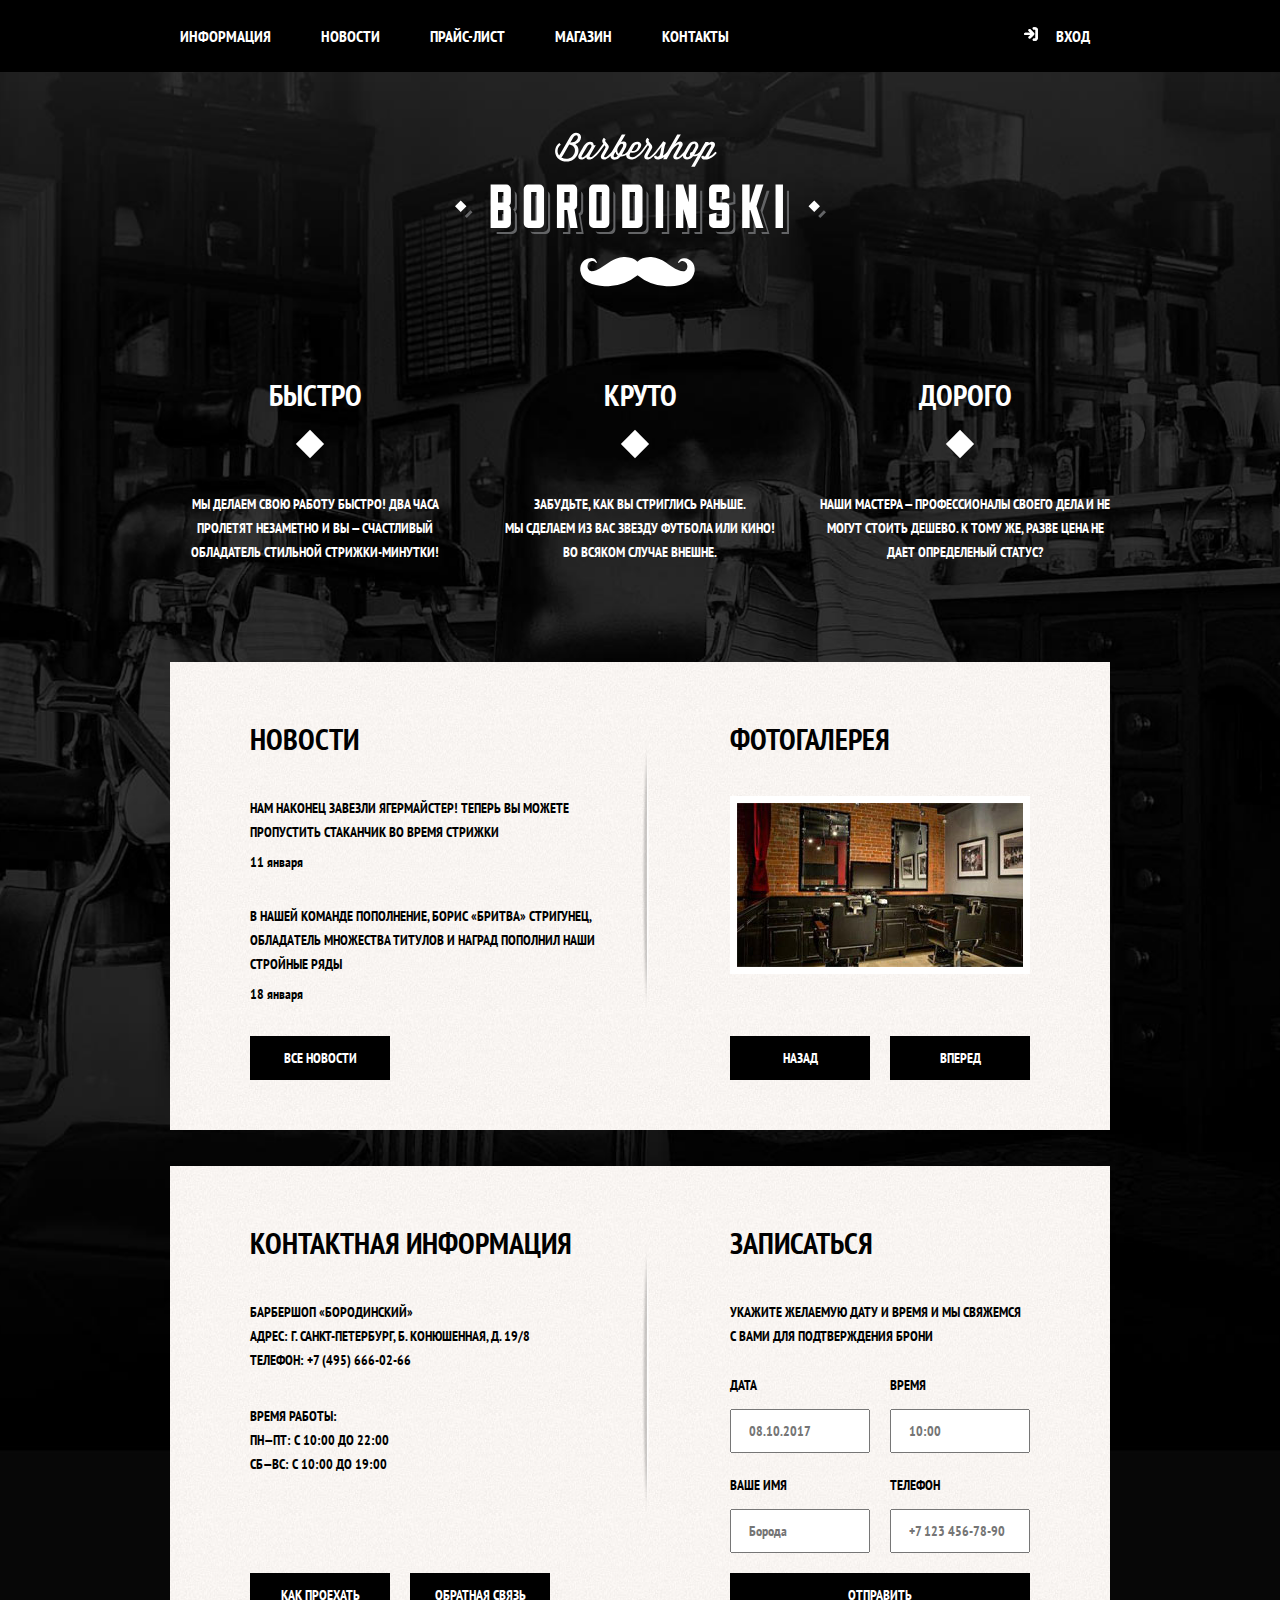
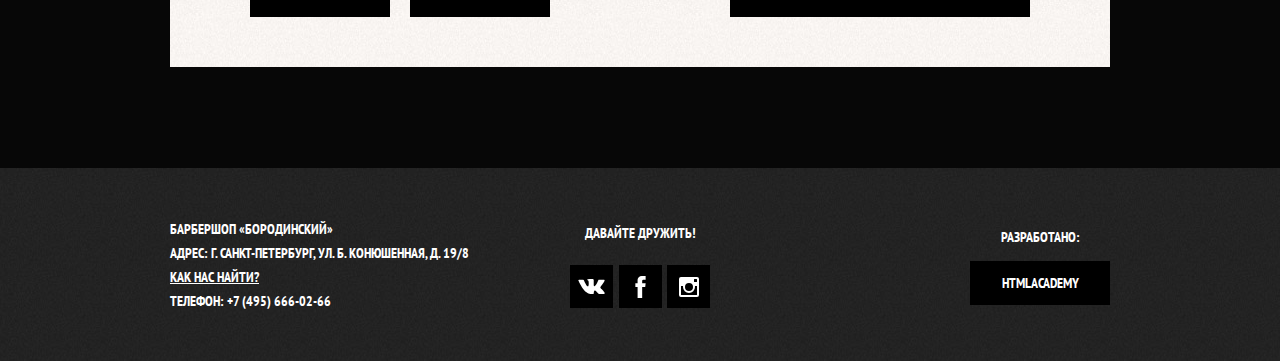
<file: index.html>
<!DOCTYPE html>
<html lang="ru">

<head>
  <meta charset="UTF-8">
  <title>Барбершоп Бородинский</title>
  <link href="https://fonts.googleapis.com/css2?family=PT+Sans+Narrow:wght@700&display=swap" rel="stylesheet">
  <link rel="stylesheet" href="style.css">
</head>

<body>
  <div class="background-mp-wrapper">
    <header class="header header-mp">
      <nav class="header__nav">
        <ul class="header__nav-list">
          <li class="header__nav-item">
            <a class="header__nav-link" href="#">Информация</a>
          </li>
          <li class="header__nav-item">
            <a class="header__nav-link" href="#">Новости</a>
          </li>
          <li class="header__nav-item">
            <a class="header__nav-link" href="price-list.html">Прайс-лист</a>
          </li>
          <li class="header__nav-item">
            <a class="header__nav-link" href="catalog.html">Магазин</a>
          </li>
          <li class="header__nav-item">
            <a class="header__nav-link" href="#">Контакты</a>
          </li>
        </ul>
        <ul class="header__user-nav-list">
          <li class="header__user-nav-item">
            <a class="header__user-nav-link" href="#">Вход</a>
          </li>
        </ul>
      </nav>
    </header>
    <main class="content">
      <h1 class="visually-hidden">Барбершоп Бородинский</h1>
      <div class="header__logo--big">
        <img class="header__logo-main" src="img/main-big-logo.svg" alt="Логотип Барбершопа Бородинский" height="155" width="371">
      </div>
      <section class="features">
        <h2 class="visually-hidden">Преимущества</h2>
        <ul class="features__list">
          <li class="features__list-item">
            <h3 class="features__item-title title title3">Быстро</h3>
            <p class="features__item-text">Мы делаем свою работу быстро! Два часа пролетят незаметно и вы — счастливый обладатель стильной стрижки-минутки!</p>
          </li>
          <li class="features__list-item">
            <h3 class="features__item-title title title3">Круто</h3>
            <p class="features__item-text">Забудьте, как вы стриглись раньше.<br>Мы сделаем из вас звезду футбола или кино!<br>Во всяком случае внешне.</p>
          </li>
          <li class="features__list-item">
            <h3 class="features__item-title title title3">Дорого</h3>
            <p class="features__item-text">Наши мастера — профессионалы своего дела и не могут стоить дешево. К тому же, разве цена не дает определеный статус?</p>
          </li>
        </ul>
      </section>
      <div class="mp-white-section-wrapper--first mp-white-section-wrapper ">
        <section class="news">
          <h2 class="news__title title">Новости</h2>
          <ul class="news__list">
            <li class="news__list-item">
              <p class="news__item-text">Нам наконец завезли ягермайстер! Теперь вы можете пропустить стаканчик во время стрижки</p>
              <time class="news__item-date" datetime="2021-01-11">11 января</time>
            </li>
            <li class="news__list-item">
              <p class="news__item-text">В нашей команде пополнение, Борис «бритва» стригунец, обладaтель множества титулов и наград пополнил наши стройные ряды</p>
              <time class="news__item-date" datetime="2021-01-18">18 января</time>
            </li>
          </ul>
          <a class="news__btn button" href="#">Все новости</a>
        </section>
        <section class="gallery">
          <h2 class="title gallery__title">Фотогалерея</h2>
          <a class="gallery__photo-link" href="#">
            <img class="gallery__photo" src="img/barbershop-galery.jpg" alt="Фото салона барбершопа" height="164" width="286">
          </a>
          <div class="gallery__buttons">
            <button class="button gallery__btn btn-prev" type="button" name="button">Назад</button>
            <button class="button gallery__btn btn-next" type="button" name="button">Вперед</button>
          </div>
        </section>
      </div>
      <div class="mp-white-section-wrapper">
        <section class="contacts">
          <h2 class="title contacts__title">Контактная информация</h2>
          <p class="contacts__text contacts__adress">
            Барбершоп «Бородинский»<br>
            адрес: г. санкт-петербург, б. конюшенная, д. 19/8<br>
            телефон: +7 (495) 666-02-66
          </p>
          <p class="contacts__text contacts__time">
            Время работы:<br>
            ПН—ПТ: С 10:00 до 22:00<br>
            СБ—ВС: С 10:00 до 19:00
          </p>
          <div class="contacts__btn-group"><a class="button contacts__btn btn-map" href="#">Как проехать</a>
          <a class="button contacts__btn btn-recall" href="#">Обратная связь</a></div>
        </section>
        <section class="booking">
          <h2 class="title booking__title">Записаться</h2>
          <p class="booking__text">
            Укажите желаемую дату и время и мы свяжемся<br>с вами для подтверждения брони
          </p>
          <form class="booking__form" action="">
            <p class="form-inner-wrapper">
              <label class="booking__input-label" for="date">Дата</label>
              <input class="booking__input input input-date" type="text" id="date" name="booking-date" placeholder="08.10.2017">
            </p>
            <p class="form-inner-wrapper">
              <label class="booking__input-label" for="time">Время</label>
              <input class="booking__input input input-time" type="text" id="time" name="booking-time" placeholder="10:00">
            </p>
            <p class="form-inner-wrapper">
              <label class="booking__input-label" for="name">Ваше имя</label>
              <input class="booking__input input input-name" type="text" id="name" name="booking-time" placeholder="Борода">
            </p>
            <p class="form-inner-wrapper">
              <label class="booking__input-label" for="tel">Телефон</label>
              <input class="booking__input input input-tel" type="tel" id="tel" name="booking-tel" placeholder="+7 123 456-78-90">
            </p>
            <button class="button button__form--lg button-lg" type="submit" name="button">Отправить</button>
          </form>
        </section>
      </div>
    </main>
    <footer class="footer mp-footer">
      <div class="footer-inner">
        <div class="footer__contacts">
        <p class="footer__adress footer__text">
          Барбершоп «Бородинский»<br>
          Адрес: г. Санкт-Петербург, ул. Б. Конюшенная, д. 19/8<br>
          <a class="footer__adress-link footer__link " href="#">Как нас найти?</a><br>
          Телефон: +7 (495) 666-02-66
        </p>
      </div>
      <div class="footer__social">
        <p class="footer__social-text footer__text">Давайте дружить!</p>
        <ul class="footer__social-list">
          <li class="footer__social-item">
            <a class="footer__social-link footer__btn footer__link" href="#">
              <span class="visually-hidden  vk">Вконтакте</span>
                <svg xmlns="http://www.w3.org/2000/svg" width="27" height="15"  viewBox="0 0 26.14 14.91"><path d="M26 13.47l-.09-.17a13.55 13.55 0 0 0-2.6-3q-.87-.83-1.1-1.12A1 1 0 0 1 22 8a10.27 10.27 0 0 1 1.22-1.78l.88-1.16q2.35-3.13 2-4L26 .94a.8.8 0 0 0-.4-.22 2.14 2.14 0 0 0-.87 0h-3.92a.51.51 0 0 0-.27 0h-.3a.6.6 0 0 0-.15.14.93.93 0 0 0-.14.24 22.22 22.22 0 0 1-1.46 3.06q-.5.84-.93 1.46a7 7 0 0 1-.71.91 4.94 4.94 0 0 1-.52.47q-.23.18-.35.15l-.23-.05a.9.9 0 0 1-.31-.33 1.49 1.49 0 0 1-.16-.53V1.6a3.14 3.14 0 0 0 0-.62 2.12 2.12 0 0 0-.14-.44.73.73 0 0 0-.28-.33 1.57 1.57 0 0 0-.46-.18A9 9 0 0 0 12.57 0a8.93 8.93 0 0 0-3.25.33 1.83 1.83 0 0 0-.52.41q-.25.3-.07.33a1.67 1.67 0 0 1 1.16.59l.08.16a2.6 2.6 0 0 1 .19.63 6.32 6.32 0 0 1 .12 1 10.59 10.59 0 0 1 0 1.7q-.07.71-.13 1.1a2.21 2.21 0 0 1-.18.64 2.69 2.69 0 0 1-.16.3l-.07.07a1 1 0 0 1-.37.07.86.86 0 0 1-.46-.19 3.27 3.27 0 0 1-.56-.52 7 7 0 0 1-.66-.93q-.37-.6-.76-1.42l-.22-.39q-.2-.38-.56-1.11t-.62-1.43A.9.9 0 0 0 5.2.9h-.07a.93.93 0 0 0-.22-.16A1.44 1.44 0 0 0 4.6.65L.87.68A1 1 0 0 0 .1.94L0 1a.44.44 0 0 0 0 .22 1.08 1.08 0 0 0 .08.37Q.9 3.53 1.86 5.31t1.66 2.87Q4.23 9.27 5 10.24t1 1.24l.37.41.34.33a8.06 8.06 0 0 0 1 .78 16.34 16.34 0 0 0 1.4.9 7.6 7.6 0 0 0 1.79.72 6.19 6.19 0 0 0 2 .22h1.57a1.08 1.08 0 0 0 .72-.3l.05-.07a.9.9 0 0 0 .1-.25 1.38 1.38 0 0 0 0-.37 4.48 4.48 0 0 1 .09-1.05 2.77 2.77 0 0 1 .23-.71 1.74 1.74 0 0 1 .29-.4 1.19 1.19 0 0 1 .23-.2h.11a.86.86 0 0 1 .77.21 4.52 4.52 0 0 1 .83.79q.39.47.93 1.05a6.41 6.41 0 0 0 1 .87l.27.16a3.31 3.31 0 0 0 .71.3 1.53 1.53 0 0 0 .76.07l3.48-.05a1.58 1.58 0 0 0 .8-.17.68.68 0 0 0 .34-.37 1.06 1.06 0 0 0 0-.46 1.71 1.71 0 0 0-.1-.36z" fill="#fff"/></svg>
            </a>
          </li>
          <li class="footer__social-item">
            <a class="footer__social-link footer__btn footer__link" href="#"><span class="visually-hidden">Фейсбук</span>
              <svg xmlns="http://www.w3.org/2000/svg" width="19" height="22" viewBox="0 0 10.15 21.74"><path d="M3.34 1.12A4.77 4.77 0 0 1 6.53 0h3.61v3.81H7.81a1.07 1.07 0 0 0-1.09.83v2.55h3.42c-.08 1.23-.24 2.45-.41 3.67h-3v10.87H2.21V10.86H0V7.21h2.19V3.66a3.83 3.83 0 0 1 1.15-2.54z" fill="#fff"/></svg>
            </a>
          </li>
          <li class="footer__social-item">
            <a class="footer__social-link footer__btn footer__link" href="#"><span class="visually-hidden">Инстаграм</span>
              <svg xmlns="http://www.w3.org/2000/svg" width="20" height="20" viewBox="0 0 20 20"><path d="M18 0H2a2 2 0 0 0-2 2v16a2 2 0 0 0 2 2h16a2 2 0 0 0 2-2V2a2 2 0 0 0-2-2zm-8 6a4 4 0 1 1-4 4 4 4 0 0 1 4-4zM2.5 18a.47.47 0 0 1-.5-.5V9h2.1a3.4 3.4 0 0 0-.1 1 6 6 0 1 0 12 0 3.4 3.4 0 0 0-.1-1H18v8.5a.47.47 0 0 1-.5.5zM18 4.5a.47.47 0 0 1-.5.5h-2a.47.47 0 0 1-.5-.5v-2a.47.47 0 0 1 .5-.5h2a.47.47 0 0 1 .5.5z" fill="#fff"/></svg>
            </a>
          </li>
        </ul>
      </div>
      <div class="footer__dev">
        <p class="footer__text footer__dev-text footer__social-text">Разработано:</p>
        <a class="button footer__btn" href="#">HTMLAcademy</a>
      </div>
    </div>
    </footer>
  </div>
  <!-- Модальное окно вход в личный кабинет -->
  <section class="profile__login">
    <div class="profile__login-inner">
      <span class="cross"></span>
      <h1 class="title profile__login-title">Личный кабинет</h1>
      <p class="profile__text">Ведите пожалуйста свой логин и пароль</p>
      <form class="profile-login-form" action="">
        <p class="profile__input-wrapper login-svg">
          <label class="visually-hidden" for="login">Логин</label>
          <input class="profile__login-input input profile__input" type="text" name="login" placeholder="Логин" id="login">
        </p>
        <p class="profile__input-wrapper password-svg">
          <label class="visually-hidden" for="password">Пароль</label>
          <input class="profile__password-input input profile__input" type="password" name="password" placeholder="Пароль" id="password">
        </p>
        <p class="profile__help-wrapper">
          <input class="checked-checkbox profile__checkbox" type="checkbox" name="remember-password" id="rem-password" checked>
          <label class="rem-password" for="rem-password">Запомните меня</label>
          <a class="profile__forgot-pass" href="#">Я забыл пароль</a>
        </p>
        <button class="button button-lg profile__button-login " type="submit">Войти</button>
      </form>
    </div>
  </section>
  <div class="modal__overlay"></div>

  <!-- Модальное окно карта -->
  <section class="map">
    <h1 class="visually-hidden">Адрес Барбершопа Бородинский - Большая Конюшенная,19"</h1>
    <iframe src="https://www.google.com/maps/embed?pb=!1m18!1m12!1m3!1d7985.774021281412!2d30.306258148221644!3d59.974554110226904!2m3!1f0!2f0!3f0!3m2!1i1024!2i768!4f13.1!3m3!1m2!1s0x4696310fca5afc31%3A0x5f2ac55f567b2400!2sHTML%20Academy!5e0!3m2!1sru!2sua!4v1612130746509!5m2!1sru!2sua" width="766" height="560" frameborder="0" style="border:0;" allowfullscreen="" aria-hidden="false" tabindex="0"></iframe>
    <img class="map__img visually-hidden" src="img/modal-map.jpg" alt="Адрес Барбершопа Бородинский -  Большая Конюшенная, 19" height="560" width="766">
    <span class="map-cross"></span>
    <div class="modal_overlay"></div>
  </section>

  <script src="script.js"></script>
</body>

</html>
</file>
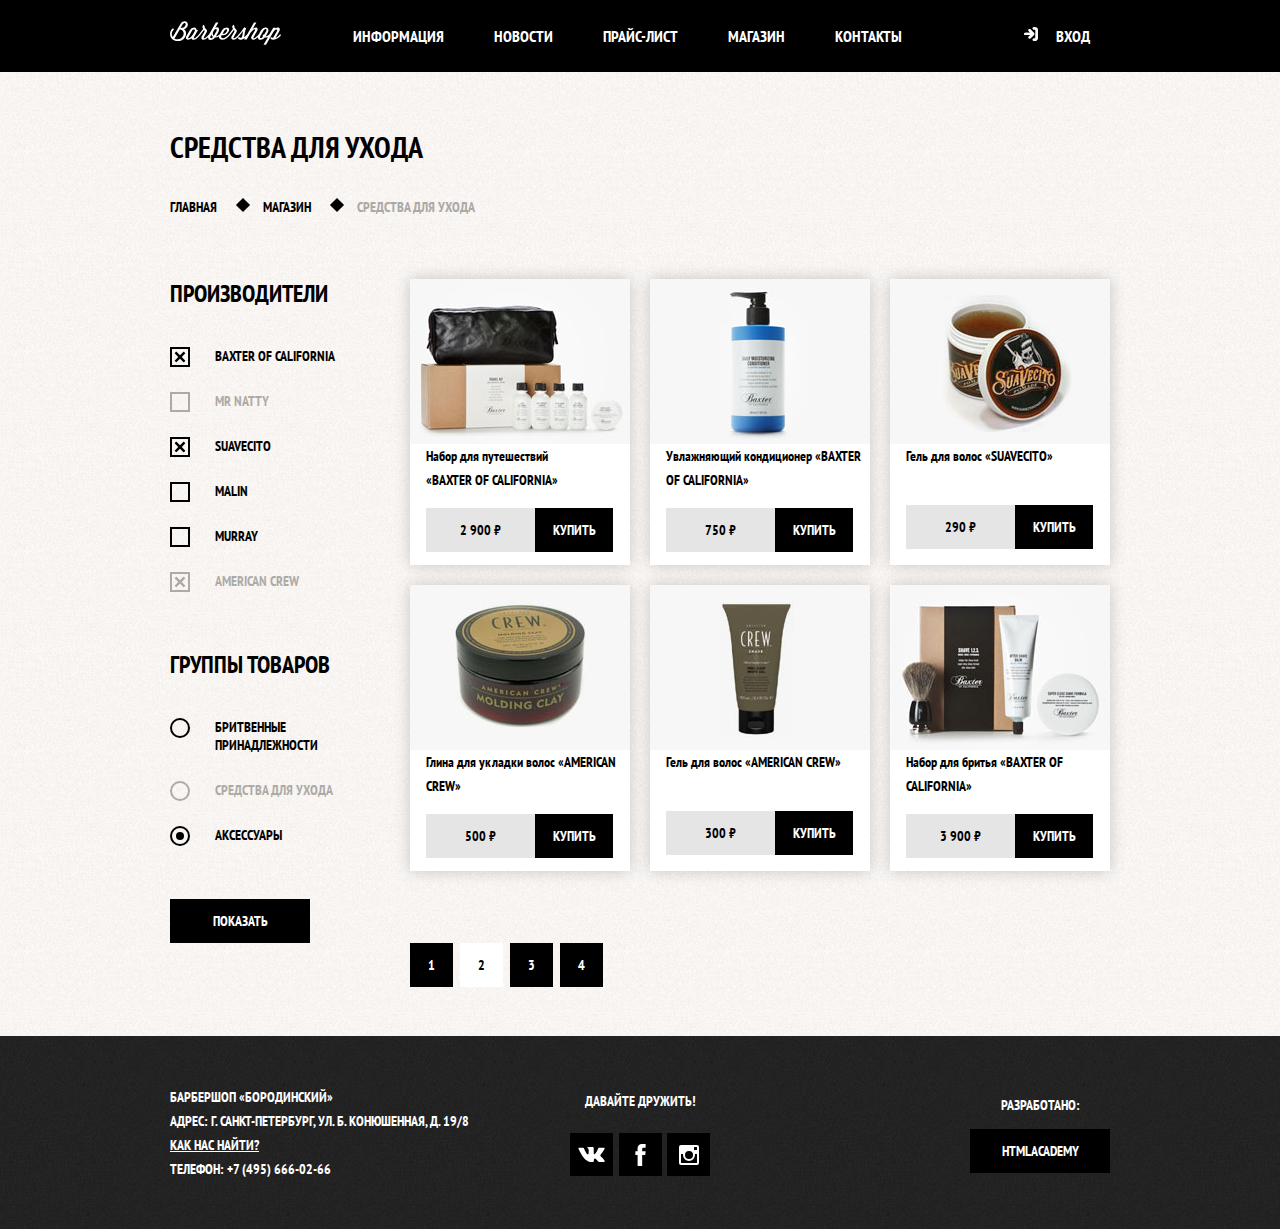
<file: catalog.html>
<!DOCTYPE html>
<html lang="ru">

<head>
  <meta charset="UTF-8">
  <title>Каталог средств для ухода</title>
  <link href="https://fonts.googleapis.com/css2?family=PT+Sans+Narrow:wght@700&display=swap" rel="stylesheet">
  <link rel="stylesheet" href="style.css">
</head>

<body>
  <div class="white-body">
    <header class="header">
      <nav class="header__nav">
        <div class="header__logo--sm">
          <a class="header__logo-link" href="index.html">
            <img class="header__logo-img" src="img/header-small-logo.svg" alt="Логотип Барбершопа Бородинский" width="111" height="24">
          </a>
        </div>
        <ul class="header__nav-list">
          <li class="header__nav-item">
            <a class="header__nav-link" href="#">Информация</a>
          </li>
          <li class="header__nav-item">
            <a class="header__nav-link" href="#">Новости</a>
          </li>
          <li class="header__nav-item">
            <a class="header__nav-link" href="price-list.html">Прайс-лист</a>
          </li>
          <li class="header__nav-item">
            <a class="header__nav-link header__nav-link--active" href="catalog.html">Магазин</a>
          </li>
          <li class="header__nav-item">
            <a class="header__nav-link" href="#">Контакты</a>
          </li>
        </ul>
        <ul class="header__user-nav-list">
          <li class="header__user-nav-item">
            <a class="header__user-nav-link" href="#">Вход</a>
          </li>
        </ul>
      </nav>
    </header>

    <main class="content">
      <h1 class="title catalog__title">Средства для ухода</h1>
      <ul class="breadcrumb-list catalog__breadcrumb-list">
        <li class="breadcrumb-item catalog__breadcrumb-item">
          <a class="breadcrumb-link" href="index.html">Главная</a>
        </li>
        <li class="breadcrumb-item catalog__breadcrumb-item">
          <a class="breadcrumb-link" href="catalog.html">Магазин</a>
        </li>
        <li class="breadcrumb-item catalog__breadcrumb-item breadcrumb-item--active">
          <a class="breadcrumb-link breadcrumb-link--active">Средства для ухода</a>
        </li>
      </ul>
      <!-- фильтр -->
      <div class="product-content">
        <section class="filter">
          <h2 class="visually-hidden">Фильтр товаров</h2>
          <form class="filter__form" name="filter" action="">
            <fieldset class="filter__group filter__gr-firms">
              <legend class="filter__gr-name title title--small">Производители</legend>

              <input class="filter__input filter__input--cb" name="Baxter" type="checkbox" checked id="Baxter">
              <label class="filter__cb-name filter__input-name" for="Baxter"> Baxter of California</label>

              <input class="filter__input filter__input--cb" name="Natty" type="checkbox" id="Natty" disabled>
              <label class="filter__cb-name filter__input-name" for="Natty">Mr Natty</label>

              <input class="filter__input filter__input--cb" name="Suavecito" type="checkbox" checked id="Suavecito">
              <label class="filter__cb-name filter__input-name" for="Suavecito">Suavecito</label>

              <input class="filter__input filter__input--cb" name="Malin" type="checkbox" id="Malin">
              <label class="filter__cb-name filter__input-name" for="Malin">Malin</label>

              <input class="filter__input filter__input--cb" name="Murray" type="checkbox" id="Murray">
              <label class="filter__cb-name filter__input-name" for="Murray">Murray</label>

              <input class="filter__input filter__input--cb" name="American Crew" type="checkbox" checked disabled id="ACrew">
              <label class="filter__cb-name filter__input-name" for="ACrew">American Crew</label>
            </fieldset>

            <fieldset class="filter__group filter__gr-products">
              <legend class="filter__gr-name title title--small">Группы товаров</legend>

              <input class="filter__input filter__input-radio" name="pr-group" type="radio" id="bread">
              <label class="filter__radio-name filter__input-name" for="bread">Бритвенные принадлежности</label>

              <input class="filter__input filter__input-radio" name="pr-group" type="radio"  disabled id="care-pr">
              <label class="filter__radio-name filter__input-name" for="care-pr">Средства для ухода</label>

              <input class="filter__input filter__input-radio" name="pr-group" type="radio" id="accessories" checked>
              <label class="filter__radio-name filter__input-name" for="accessories">Аксессуары</label>

            </fieldset>
            <button class="filter__btn button" type="submit" name="button">Показать</button>
          </form>
        </section>
        <section class="catalog">
          <h2 class="visually-hidden">Список средств для ухода</h2>
          <ul class="catalog__list">
            <li class="catalog__item product__img-shadow">
              <a class="catalog__item-link" href="item.html">
                <h3 class="catalog__item-title">
                  <span class="catalog__title-category">Набор для путешествий </span><br>
                  <span class="catalog__title-name">«Baxter of California»</span>
                </h3>
                <img class="catalog__item-image" src="img/catalog-travel-box.jpg" alt="Набор для путешествий «Baxter of California»" height="165" width="220">
              </a>
              <p class="catalog__item-price price-block">
                <b class="item-price price-text">2 900 ₽</b>
                <a class="catalog__buy-btn buy-btn" href="#">Купить</a>
              </p>
            </li>
            <li class="catalog__item product__img-shadow">
              <a class="catalog__item-link" href="#">
                <h3 class="catalog__item-title">
                  <span class="catalog__title-category">Увлажняющий кондиционер</span>
                  <span class="catalog__title-name">«Baxter of California»</span>
                </h3>
                <img class="catalog__item-image" src="img/catalog-hair-conditioner.jpg" alt="Увлажняющий кондиционер «Baxter of California»" height="165" width="220">
              </a>
              <p class="catalog__item-price price-block">
                <b class="item-price price-text">750 ₽</b>
                <a class="catalog__buy-btn buy-btn" href="#">Купить</a>
              </p>
            </li>
            <li class="catalog__item product__img-shadow">
              <a class="catalog__item-link" href="#">
                <h3 class="catalog__item-title">
                  <span class="catalog__title-category">Гель для волос</span>
                  <span class="catalog__title-name">«Suavecito»</span>
                </h3>
                <img class="catalog__item-image" src="img/catalog-hair-gel.jpg" alt="Гель для волос «Suavecito»" height="165" width="220">
              </a>
              <p class="catalog__item-price price-block">
                <b class="item-price price-text">290 ₽</b>
                <a class="catalog__buy-btn buy-btn" href="#">Купить</a>
              </p>
            </li>
            <li class="catalog__item product__img-shadow">
              <a class="catalog__item-link" href="#">
                <h3 class="catalog__item-title">
                  <span class="catalog__title-category">Глина для укладки волос</span>
                  <span class="catalog__title-name">«American crew»</span>
                </h3>
                <img class="catalog__item-image" src="img/catalog-hair-glina.jpg" alt="Глина для укладки волос «American crew»" height="165" width="220">
              </a>
              <p class="catalog__item-price price-block">
                <b class="item-price price-text">500 ₽</b>
                <a class="catalog__buy-btn buy-btn" href="#">Купить</a>
              </p>
            </li>
            <li class="catalog__item product__img-shadow">
              <a class="catalog__item-link" href="#">
                <h3 class="catalog__item-title">
                  <span class="catalog__title-category">Гель для волос</span>
                  <span class="catalog__title-name">«American crew»</span>
                </h3>
                <img class="catalog__item-image" src="img/catalog-hair-gel-AC.jpg" alt="Гель для волос «American crew»" height="165" width="220">
              </a>
              <p class="catalog__item-price price-block">
                <b class="item-price price-text">300 ₽</b>
                <a class="catalog__buy-btn buy-btn" href="#">Купить</a>
              </p>
            </li>
            <li class="catalog__item product__img-shadow">
              <a class="catalog__item-link" href="#">
                <h3 class="catalog__item-title">
                  <span class="catalog__title-category">Набор для бритья</span>
                  <span class="catalog__title-name">«Baxter of California»</span>
                </h3>
                <img class="catalog__item-image" src="img/catalog-bread-box.jpg" alt="Набор для бритья «Baxter of California»" height="165" width="220">
              </a>
              <p class="catalog__item-price price-block">
                <b class="item-price price-text">3 900 ₽</b>
                <a class="catalog__buy-btn buy-btn" href="#">Купить</a>
              </p>
            </li>
          </ul>

        </section>

      </div>
      <div class="pagination">
        <ul class="pagination__list">
          <li class="pagination__item">
            <a class="pagination__link button" href="#">1</a>
          </li>
          <li class="pagination__item pagination-item-current">
            <a class="pagination__link pagination__link--active button">2</a>
          </li>
          <li class="pagination__item">
            <a class="pagination__link button" href="#">3</a>
          </li>
          <li class="pagination__item">
            <a class="pagination__link button" href="#">4</a>
          </li>
        </ul>
      </div>
    </main>
  </div>
  <footer class="footer">
    <div class="footer-inner">
      <div class="footer__contacts">
      <p class="footer__adress footer__text">
        Барбершоп «Бородинский»<br>
        Адрес: г. Санкт-Петербург, ул. Б. Конюшенная, д. 19/8<br>
        <a class="footer__adress-link footer__link " href="#">Как нас найти?</a><br>
        Телефон: +7 (495) 666-02-66
      </p>
    </div>
    <div class="footer__social">
      <p class="footer__social-text footer__text">Давайте дружить!</p>
      <ul class="footer__social-list">
        <li class="footer__social-item">
          <a class="footer__social-link footer__btn footer__link" href="#">
            <span class="visually-hidden  vk">Вконтакте</span>
              <svg xmlns="http://www.w3.org/2000/svg" width="27" height="15"  viewBox="0 0 26.14 14.91"><path d="M26 13.47l-.09-.17a13.55 13.55 0 0 0-2.6-3q-.87-.83-1.1-1.12A1 1 0 0 1 22 8a10.27 10.27 0 0 1 1.22-1.78l.88-1.16q2.35-3.13 2-4L26 .94a.8.8 0 0 0-.4-.22 2.14 2.14 0 0 0-.87 0h-3.92a.51.51 0 0 0-.27 0h-.3a.6.6 0 0 0-.15.14.93.93 0 0 0-.14.24 22.22 22.22 0 0 1-1.46 3.06q-.5.84-.93 1.46a7 7 0 0 1-.71.91 4.94 4.94 0 0 1-.52.47q-.23.18-.35.15l-.23-.05a.9.9 0 0 1-.31-.33 1.49 1.49 0 0 1-.16-.53V1.6a3.14 3.14 0 0 0 0-.62 2.12 2.12 0 0 0-.14-.44.73.73 0 0 0-.28-.33 1.57 1.57 0 0 0-.46-.18A9 9 0 0 0 12.57 0a8.93 8.93 0 0 0-3.25.33 1.83 1.83 0 0 0-.52.41q-.25.3-.07.33a1.67 1.67 0 0 1 1.16.59l.08.16a2.6 2.6 0 0 1 .19.63 6.32 6.32 0 0 1 .12 1 10.59 10.59 0 0 1 0 1.7q-.07.71-.13 1.1a2.21 2.21 0 0 1-.18.64 2.69 2.69 0 0 1-.16.3l-.07.07a1 1 0 0 1-.37.07.86.86 0 0 1-.46-.19 3.27 3.27 0 0 1-.56-.52 7 7 0 0 1-.66-.93q-.37-.6-.76-1.42l-.22-.39q-.2-.38-.56-1.11t-.62-1.43A.9.9 0 0 0 5.2.9h-.07a.93.93 0 0 0-.22-.16A1.44 1.44 0 0 0 4.6.65L.87.68A1 1 0 0 0 .1.94L0 1a.44.44 0 0 0 0 .22 1.08 1.08 0 0 0 .08.37Q.9 3.53 1.86 5.31t1.66 2.87Q4.23 9.27 5 10.24t1 1.24l.37.41.34.33a8.06 8.06 0 0 0 1 .78 16.34 16.34 0 0 0 1.4.9 7.6 7.6 0 0 0 1.79.72 6.19 6.19 0 0 0 2 .22h1.57a1.08 1.08 0 0 0 .72-.3l.05-.07a.9.9 0 0 0 .1-.25 1.38 1.38 0 0 0 0-.37 4.48 4.48 0 0 1 .09-1.05 2.77 2.77 0 0 1 .23-.71 1.74 1.74 0 0 1 .29-.4 1.19 1.19 0 0 1 .23-.2h.11a.86.86 0 0 1 .77.21 4.52 4.52 0 0 1 .83.79q.39.47.93 1.05a6.41 6.41 0 0 0 1 .87l.27.16a3.31 3.31 0 0 0 .71.3 1.53 1.53 0 0 0 .76.07l3.48-.05a1.58 1.58 0 0 0 .8-.17.68.68 0 0 0 .34-.37 1.06 1.06 0 0 0 0-.46 1.71 1.71 0 0 0-.1-.36z" fill="#fff"/></svg>
          </a>
        </li>
        <li class="footer__social-item">
          <a class="footer__social-link footer__btn footer__link" href="#"><span class="visually-hidden">Фейсбук</span>
            <svg xmlns="http://www.w3.org/2000/svg" width="19" height="22" viewBox="0 0 10.15 21.74"><path d="M3.34 1.12A4.77 4.77 0 0 1 6.53 0h3.61v3.81H7.81a1.07 1.07 0 0 0-1.09.83v2.55h3.42c-.08 1.23-.24 2.45-.41 3.67h-3v10.87H2.21V10.86H0V7.21h2.19V3.66a3.83 3.83 0 0 1 1.15-2.54z" fill="#fff"/></svg>
          </a>
        </li>
        <li class="footer__social-item">
          <a class="footer__social-link footer__btn footer__link" href="#"><span class="visually-hidden">Инстаграм</span>
            <svg xmlns="http://www.w3.org/2000/svg" width="20" height="20" viewBox="0 0 20 20"><path d="M18 0H2a2 2 0 0 0-2 2v16a2 2 0 0 0 2 2h16a2 2 0 0 0 2-2V2a2 2 0 0 0-2-2zm-8 6a4 4 0 1 1-4 4 4 4 0 0 1 4-4zM2.5 18a.47.47 0 0 1-.5-.5V9h2.1a3.4 3.4 0 0 0-.1 1 6 6 0 1 0 12 0 3.4 3.4 0 0 0-.1-1H18v8.5a.47.47 0 0 1-.5.5zM18 4.5a.47.47 0 0 1-.5.5h-2a.47.47 0 0 1-.5-.5v-2a.47.47 0 0 1 .5-.5h2a.47.47 0 0 1 .5.5z" fill="#fff"/></svg>
          </a>
        </li>
      </ul>
    </div>
    <div class="footer__dev">
      <p class="footer__text footer__dev-text footer__social-text">Разработано:</p>
      <a class="button footer__btn" href="#">HTMLAcademy</a>
    </div>
  </div>
  </footer>
</file>
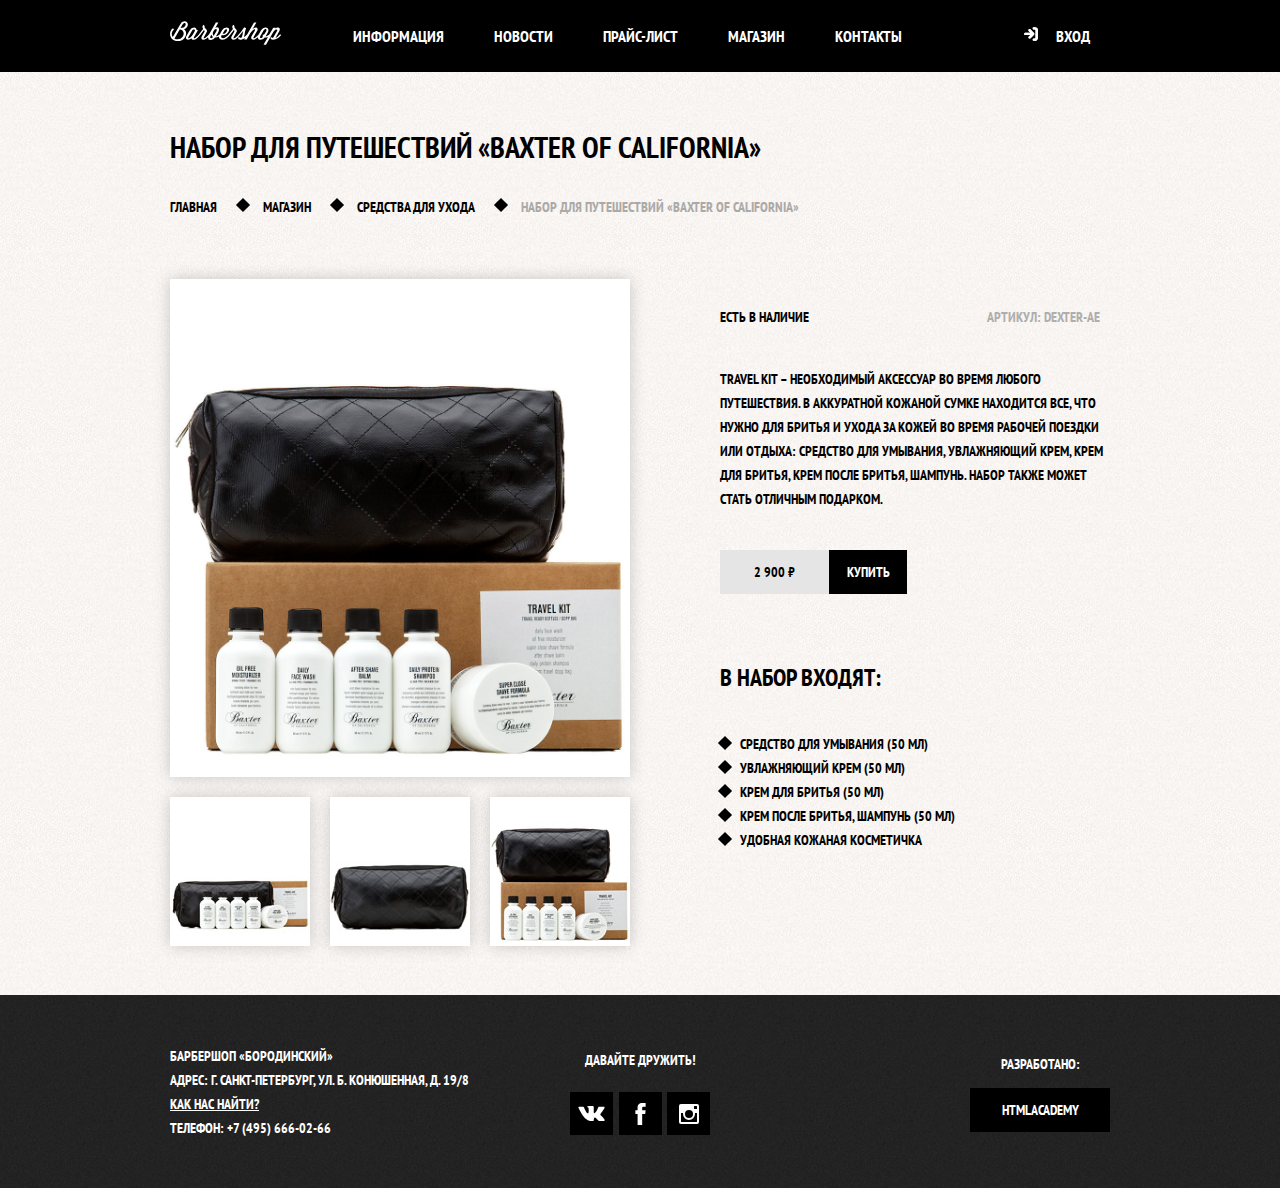
<file: item.html>
<!DOCTYPE html>
<html lang="ru">
<head>
  <meta charset="UTF-8">
  <title>Набор для путешествий</title>
  <link href="https://fonts.googleapis.com/css2?family=PT+Sans+Narrow:wght@700&display=swap" rel="stylesheet">
  <link rel="stylesheet" href="style.css">
</head>
<body>
  <div class="white-body">
  <header class="header">
    <nav class="header__nav">
      <div class="header__logo--sm">
        <a class="header__logo-link" href="index.html">
          <img class="header__logo-img" src="img/header-small-logo.svg" alt="Логотип Барбершопа Бородинский" width="111" height="24">
        </a>
      </div>
      <ul class="header__nav-list">
        <li class="header__nav-item">
          <a class="header__nav-link" href="#">Информация</a>
        </li>
        <li class="header__nav-item">
          <a class="header__nav-link" href="#">Новости</a>
        </li>
        <li class="header__nav-item">
          <a class="header__nav-link" href="price-list.html">Прайс-лист</a>
        </li>
        <li class="header__nav-item">
          <a class="header__nav-link header__nav-link--active" href="catalog.html">Магазин</a>
        </li>
        <li class="header__nav-item">
          <a class="header__nav-link" href="#">Контакты</a>
        </li>
      </ul>
      <ul class="header__user-nav-list">
        <li class="header__user-nav-item">
          <a class="header__user-nav-link" href="#">Вход</a>
        </li>
      </ul>
    </nav>
  </header>

    <main class="content white-section-wrapper">
    <h1 class="title product__title">Набор для путешествий «Baxter of California»</h1>
      <ul class="breadcrumb-list product__breadcrumb-list">
      <li class="breadcrumb-item product__breadcrumb-item">
        <a class="breadcrumb-link" href="index.html">Главная</a>
      </li>
      <li class="breadcrumb-item product__breadcrumb-item">
        <a class="breadcrumb-link" href="catalog.html">Магазин</a>
      </li>
      <li class="breadcrumb-item product__breadcrumb-item">
        <a class="breadcrumb-link" href="#">Средства для ухода</a>
      </li>
      <li class="breadcrumb-item breadcrumb-item--active product__breadcrumb-item ">
        <a class="breadcrumb-link breadcrumb-link--active">Набор для путешествий «Baxter of California»</a>
      </li>
    </ul>
    <div class="product-content">
      <section class="product__photo-gall">
      <h2 class="visually-hidden">Фото товара</h2>
      <p class="product__photo product__photo--lg">
        <img class="product__img-shadow" src="img/item-main-photo.jpg" alt="Главное фото" height="498" width="460">
      </p>
      <ul class="small-photos">
        <li class="product__photo product__photo--sm">
          <img class="product__img-shadow" src="img/item-1photo.jpg" alt="Фото набора 1" width="140" height="149">
        </li>
        <li class="product__photo product__photo--sm">
          <img class="product__img-shadow" src="img/item-2photo.jpg" alt="Фото набора 2" width="140" height="149">
        </li>
        <li class="product__photo product__photo--sm">
          <img class="product__img-shadow" src="img/item-3photo.jpg" alt="Фото набора 3" width="140" height="149">
        </li>
      </ul>
    </section>
    <section class="product__info">
      <h2 class="visually-hidden">Описание товара</h2>
      <div class="product__notes">
        <p class="product__availability">
          Есть в наличие
        </p>
        <p class="product__articul">
          Артикул: dexter-ae
        </p>
      </div>
      <p class="product__text-info">
        Travel Kit – необходимый аксессуар во время любого путешествия. В аккуратной кожаной сумке находится все, что нужно для бритья и ухода за кожей во время рабочей поездки или отдыха: средство для умывания, увлажняющий крем, крем для бритья, крем после бритья, шампунь. Набор также может стать отличным подарком.
      </p>
      <p class="product__item-price price-block">
        <b class="product__price price-text">2 900 ₽</b>
        <a class="product__buy-btn buy-btn" href="#">купить</a>
      </p>
      <h2 class="title title--small product__set-title">В набор входят:</h2>
      <ul class="product__set-list">
        <li class="product__set-item">Средство для умывания (50 мл)</li>
        <li class="product__set-item">Увлажняющий крем (50 мл)</li>
        <li class="product__set-item">Крем для бритья (50 мл)</li>
        <li class="product__set-item">Крем после бритья, шампунь (50 мл)</li>
        <li class="product__set-item">Удобная кожаная косметичка</li>
      </ul>
    </section>
  </div>
  </main>
</div>
<footer class="footer">
  <div class="footer-inner">
    <div class="footer__contacts">
    <p class="footer__adress footer__text">
      Барбершоп «Бородинский»<br>
      Адрес: г. Санкт-Петербург, ул. Б. Конюшенная, д. 19/8<br>
      <a class="footer__adress-link footer__link " href="#">Как нас найти?</a><br>
      Телефон: +7 (495) 666-02-66
    </p>
  </div>
  <div class="footer__social">
    <p class="footer__social-text footer__text">Давайте дружить!</p>
    <ul class="footer__social-list">
      <li class="footer__social-item">
        <a class="footer__social-link footer__btn footer__link" href="#">
          <span class="visually-hidden  vk">Вконтакте</span>
            <svg xmlns="http://www.w3.org/2000/svg" width="27" height="15"  viewBox="0 0 26.14 14.91"><path d="M26 13.47l-.09-.17a13.55 13.55 0 0 0-2.6-3q-.87-.83-1.1-1.12A1 1 0 0 1 22 8a10.27 10.27 0 0 1 1.22-1.78l.88-1.16q2.35-3.13 2-4L26 .94a.8.8 0 0 0-.4-.22 2.14 2.14 0 0 0-.87 0h-3.92a.51.51 0 0 0-.27 0h-.3a.6.6 0 0 0-.15.14.93.93 0 0 0-.14.24 22.22 22.22 0 0 1-1.46 3.06q-.5.84-.93 1.46a7 7 0 0 1-.71.91 4.94 4.94 0 0 1-.52.47q-.23.18-.35.15l-.23-.05a.9.9 0 0 1-.31-.33 1.49 1.49 0 0 1-.16-.53V1.6a3.14 3.14 0 0 0 0-.62 2.12 2.12 0 0 0-.14-.44.73.73 0 0 0-.28-.33 1.57 1.57 0 0 0-.46-.18A9 9 0 0 0 12.57 0a8.93 8.93 0 0 0-3.25.33 1.83 1.83 0 0 0-.52.41q-.25.3-.07.33a1.67 1.67 0 0 1 1.16.59l.08.16a2.6 2.6 0 0 1 .19.63 6.32 6.32 0 0 1 .12 1 10.59 10.59 0 0 1 0 1.7q-.07.71-.13 1.1a2.21 2.21 0 0 1-.18.64 2.69 2.69 0 0 1-.16.3l-.07.07a1 1 0 0 1-.37.07.86.86 0 0 1-.46-.19 3.27 3.27 0 0 1-.56-.52 7 7 0 0 1-.66-.93q-.37-.6-.76-1.42l-.22-.39q-.2-.38-.56-1.11t-.62-1.43A.9.9 0 0 0 5.2.9h-.07a.93.93 0 0 0-.22-.16A1.44 1.44 0 0 0 4.6.65L.87.68A1 1 0 0 0 .1.94L0 1a.44.44 0 0 0 0 .22 1.08 1.08 0 0 0 .08.37Q.9 3.53 1.86 5.31t1.66 2.87Q4.23 9.27 5 10.24t1 1.24l.37.41.34.33a8.06 8.06 0 0 0 1 .78 16.34 16.34 0 0 0 1.4.9 7.6 7.6 0 0 0 1.79.72 6.19 6.19 0 0 0 2 .22h1.57a1.08 1.08 0 0 0 .72-.3l.05-.07a.9.9 0 0 0 .1-.25 1.38 1.38 0 0 0 0-.37 4.48 4.48 0 0 1 .09-1.05 2.77 2.77 0 0 1 .23-.71 1.74 1.74 0 0 1 .29-.4 1.19 1.19 0 0 1 .23-.2h.11a.86.86 0 0 1 .77.21 4.52 4.52 0 0 1 .83.79q.39.47.93 1.05a6.41 6.41 0 0 0 1 .87l.27.16a3.31 3.31 0 0 0 .71.3 1.53 1.53 0 0 0 .76.07l3.48-.05a1.58 1.58 0 0 0 .8-.17.68.68 0 0 0 .34-.37 1.06 1.06 0 0 0 0-.46 1.71 1.71 0 0 0-.1-.36z" fill="#fff"/></svg>
        </a>
      </li>
      <li class="footer__social-item">
        <a class="footer__social-link footer__btn footer__link" href="#"><span class="visually-hidden">Фейсбук</span>
          <svg xmlns="http://www.w3.org/2000/svg" width="19" height="22" viewBox="0 0 10.15 21.74"><path d="M3.34 1.12A4.77 4.77 0 0 1 6.53 0h3.61v3.81H7.81a1.07 1.07 0 0 0-1.09.83v2.55h3.42c-.08 1.23-.24 2.45-.41 3.67h-3v10.87H2.21V10.86H0V7.21h2.19V3.66a3.83 3.83 0 0 1 1.15-2.54z" fill="#fff"/></svg>
        </a>
      </li>
      <li class="footer__social-item">
        <a class="footer__social-link footer__btn footer__link" href="#"><span class="visually-hidden">Инстаграм</span>
          <svg xmlns="http://www.w3.org/2000/svg" width="20" height="20" viewBox="0 0 20 20"><path d="M18 0H2a2 2 0 0 0-2 2v16a2 2 0 0 0 2 2h16a2 2 0 0 0 2-2V2a2 2 0 0 0-2-2zm-8 6a4 4 0 1 1-4 4 4 4 0 0 1 4-4zM2.5 18a.47.47 0 0 1-.5-.5V9h2.1a3.4 3.4 0 0 0-.1 1 6 6 0 1 0 12 0 3.4 3.4 0 0 0-.1-1H18v8.5a.47.47 0 0 1-.5.5zM18 4.5a.47.47 0 0 1-.5.5h-2a.47.47 0 0 1-.5-.5v-2a.47.47 0 0 1 .5-.5h2a.47.47 0 0 1 .5.5z" fill="#fff"/></svg>
        </a>
      </li>
    </ul>
  </div>
  <div class="footer__dev">
    <p class="footer__text footer__dev-text footer__social-text">Разработано:</p>
    <a class="button footer__btn" href="#">HTMLAcademy</a>
  </div>
</div>
</footer>
</body>
</html>
</file>
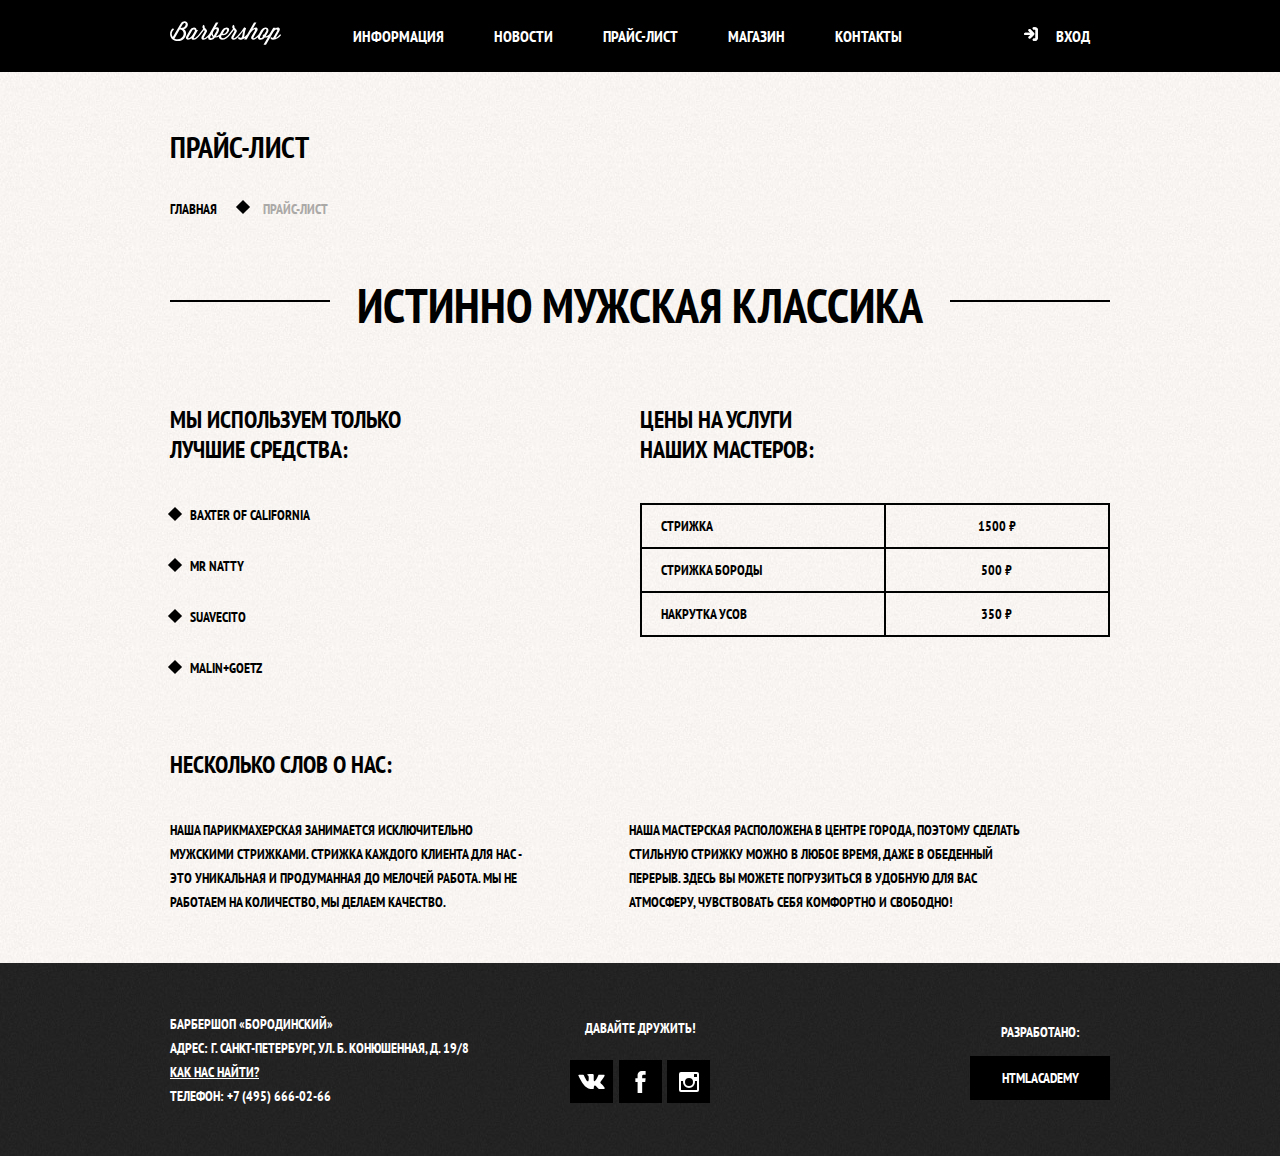
<file: price-list.html>
<!DOCTYPE html>
<html lang="ru">

<head>
  <meta charset="UTF-8">
  <title>Прайс лист</title>
  <link href="https://fonts.googleapis.com/css2?family=PT+Sans+Narrow:wght@700&display=swap" rel="stylesheet">
  <link rel="stylesheet" href="style.css">
</head>

<body>
  <div class="white-body">
    <header class="header">
      <nav class="header__nav">
        <div class="header__logo--sm">
          <a class="header__logo-link" href="index.html">
            <img class="header__logo-img" src="img/header-small-logo.svg" alt="Логотип Барбершопа Бородинский" width="111" height="24">
          </a>
        </div>
        <ul class="header__nav-list">
          <li class="header__nav-item">
            <a class="header__nav-link" href="#">Информация</a>
          </li>
          <li class="header__nav-item">
            <a class="header__nav-link" href="#">Новости</a>
          </li>
          <li class="header__nav-item">
            <a class="header__nav-link header__nav-link--active" href="price-list.html">Прайс-лист</a>
          </li>
          <li class="header__nav-item">
            <a class="header__nav-link" href="catalog.html">Магазин</a>
          </li>
          <li class="header__nav-item">
            <a class="header__nav-link" href="#">Контакты</a>
          </li>
        </ul>
        <ul class="header__user-nav-list">
          <li class="header__user-nav-item">
            <a class="header__user-nav-link" href="#">Вход</a>
          </li>
        </ul>
      </nav>
    </header>
    <main class="content">
      <h1 class="title pricing__title">Прайс-лист</h1>
      <ul class="breadcrumb-list pricing__breadcrumb-list">
        <li class="breadcrumb-item pricing__breadcrumb-item">
          <a class="breadcrumb-link" href="index.html">Главная</a>
        </li>
        <li class="breadcrumb-item breadcrumb-item--active pricing__breadcrumb-item ">
          <a class="breadcrumb-link breadcrumb-link--active">Прайс-лист</a>
        </li>
      </ul>
      <p class="pricing__name pricing__name--lg">Истинно мужская классика</p>
      <div class="pricing-columns">
        <div class="pricing__wrapper pr-col-1">
        <p class="pricing__firms title title--small">Мы используем только<br>
          лучшие средства:</p>
        <ul class="pricing__firms-list">
          <li class="pricing__firms-name firms-list-item">Baxter of California</li>
          <li class="pricing__firms-name firms-list-item">Mr Natty</li>
          <li class="pricing__firms-name firms-list-item">Suavecito</li>
          <li class="pricing__firms-name firms-list-item">Malin+Goetz</li>
        </ul>
      </div>
      <div class="pricing__wrapper pr-col-2">
        <p class="pricing__table-title title title--small">Цены на услуги<br>наших мастеров:</p>
        <table class="pricing-table">
          <caption class="visually-hidden">
            Прайс-лист барбершопа Бородинский
          </caption>
          <tr>
            <th class="service-name">Стрижка</th>
            <td class="service-price">1500 ₽</td>
          </tr>
          <tr>
            <th class="service-name">Стрижка бороды</th>
            <td class="service-price">500 ₽</td>
          </tr>
          <tr>
            <th class="service-name">Накрутка усов</th>
            <td class="service-price">350 ₽</td>
          </tr>
        </table>
      </div>
      <div class="pricing__wrapper pr-col-3">
        <p class="pricing__info title title--small">Несколько слов о нас:</p>
        <div class="pricing__info-col">
          <p class="pricing__info-text pricing__info-text-start">Наша парикмахерская занимается исключительно мужскими стрижками. Стрижка каждого клиента для нас - это уникальная и продуманная до мелочей работа. Мы не работаем на количество, мы делаем качество.</p>
        <p class="pricing__info-text">Наша мастерская расположена в центре города, поэтому сделать стильную стрижку можно в любое время, даже в обеденный перерыв. Здесь вы можете погрузиться в удобную для вас атмосферу, чувствовать себя комфортно и
          свободно!</p>
        </div>

      </div>
    </div>
    </main>
  </div>
  <footer class="footer">
    <div class="footer-inner">
      <div class="footer__contacts">
      <p class="footer__adress footer__text">
        Барбершоп «Бородинский»<br>
        Адрес: г. Санкт-Петербург, ул. Б. Конюшенная, д. 19/8<br>
        <a class="footer__adress-link footer__link " href="#">Как нас найти?</a><br>
        Телефон: +7 (495) 666-02-66
      </p>
    </div>
    <div class="footer__social">
      <p class="footer__social-text footer__text">Давайте дружить!</p>
      <ul class="footer__social-list">
        <li class="footer__social-item">
          <a class="footer__social-link footer__btn footer__link" href="#">
            <span class="visually-hidden  vk">Вконтакте</span>
              <svg xmlns="http://www.w3.org/2000/svg" width="27" height="15"  viewBox="0 0 26.14 14.91"><path d="M26 13.47l-.09-.17a13.55 13.55 0 0 0-2.6-3q-.87-.83-1.1-1.12A1 1 0 0 1 22 8a10.27 10.27 0 0 1 1.22-1.78l.88-1.16q2.35-3.13 2-4L26 .94a.8.8 0 0 0-.4-.22 2.14 2.14 0 0 0-.87 0h-3.92a.51.51 0 0 0-.27 0h-.3a.6.6 0 0 0-.15.14.93.93 0 0 0-.14.24 22.22 22.22 0 0 1-1.46 3.06q-.5.84-.93 1.46a7 7 0 0 1-.71.91 4.94 4.94 0 0 1-.52.47q-.23.18-.35.15l-.23-.05a.9.9 0 0 1-.31-.33 1.49 1.49 0 0 1-.16-.53V1.6a3.14 3.14 0 0 0 0-.62 2.12 2.12 0 0 0-.14-.44.73.73 0 0 0-.28-.33 1.57 1.57 0 0 0-.46-.18A9 9 0 0 0 12.57 0a8.93 8.93 0 0 0-3.25.33 1.83 1.83 0 0 0-.52.41q-.25.3-.07.33a1.67 1.67 0 0 1 1.16.59l.08.16a2.6 2.6 0 0 1 .19.63 6.32 6.32 0 0 1 .12 1 10.59 10.59 0 0 1 0 1.7q-.07.71-.13 1.1a2.21 2.21 0 0 1-.18.64 2.69 2.69 0 0 1-.16.3l-.07.07a1 1 0 0 1-.37.07.86.86 0 0 1-.46-.19 3.27 3.27 0 0 1-.56-.52 7 7 0 0 1-.66-.93q-.37-.6-.76-1.42l-.22-.39q-.2-.38-.56-1.11t-.62-1.43A.9.9 0 0 0 5.2.9h-.07a.93.93 0 0 0-.22-.16A1.44 1.44 0 0 0 4.6.65L.87.68A1 1 0 0 0 .1.94L0 1a.44.44 0 0 0 0 .22 1.08 1.08 0 0 0 .08.37Q.9 3.53 1.86 5.31t1.66 2.87Q4.23 9.27 5 10.24t1 1.24l.37.41.34.33a8.06 8.06 0 0 0 1 .78 16.34 16.34 0 0 0 1.4.9 7.6 7.6 0 0 0 1.79.72 6.19 6.19 0 0 0 2 .22h1.57a1.08 1.08 0 0 0 .72-.3l.05-.07a.9.9 0 0 0 .1-.25 1.38 1.38 0 0 0 0-.37 4.48 4.48 0 0 1 .09-1.05 2.77 2.77 0 0 1 .23-.71 1.74 1.74 0 0 1 .29-.4 1.19 1.19 0 0 1 .23-.2h.11a.86.86 0 0 1 .77.21 4.52 4.52 0 0 1 .83.79q.39.47.93 1.05a6.41 6.41 0 0 0 1 .87l.27.16a3.31 3.31 0 0 0 .71.3 1.53 1.53 0 0 0 .76.07l3.48-.05a1.58 1.58 0 0 0 .8-.17.68.68 0 0 0 .34-.37 1.06 1.06 0 0 0 0-.46 1.71 1.71 0 0 0-.1-.36z" fill="#fff"/></svg>
          </a>
        </li>
        <li class="footer__social-item">
          <a class="footer__social-link footer__btn footer__link" href="#"><span class="visually-hidden">Фейсбук</span>
            <svg xmlns="http://www.w3.org/2000/svg" width="19" height="22" viewBox="0 0 10.15 21.74"><path d="M3.34 1.12A4.77 4.77 0 0 1 6.53 0h3.61v3.81H7.81a1.07 1.07 0 0 0-1.09.83v2.55h3.42c-.08 1.23-.24 2.45-.41 3.67h-3v10.87H2.21V10.86H0V7.21h2.19V3.66a3.83 3.83 0 0 1 1.15-2.54z" fill="#fff"/></svg>
          </a>
        </li>
        <li class="footer__social-item">
          <a class="footer__social-link footer__btn footer__link" href="#"><span class="visually-hidden">Инстаграм</span>
            <svg xmlns="http://www.w3.org/2000/svg" width="20" height="20" viewBox="0 0 20 20"><path d="M18 0H2a2 2 0 0 0-2 2v16a2 2 0 0 0 2 2h16a2 2 0 0 0 2-2V2a2 2 0 0 0-2-2zm-8 6a4 4 0 1 1-4 4 4 4 0 0 1 4-4zM2.5 18a.47.47 0 0 1-.5-.5V9h2.1a3.4 3.4 0 0 0-.1 1 6 6 0 1 0 12 0 3.4 3.4 0 0 0-.1-1H18v8.5a.47.47 0 0 1-.5.5zM18 4.5a.47.47 0 0 1-.5.5h-2a.47.47 0 0 1-.5-.5v-2a.47.47 0 0 1 .5-.5h2a.47.47 0 0 1 .5.5z" fill="#fff"/></svg>
          </a>
        </li>
      </ul>
    </div>
    <div class="footer__dev">
      <p class="footer__text footer__dev-text footer__social-text">Разработано:</p>
      <a class="button footer__btn" href="#">HTMLAcademy</a>
    </div>
  </div>
  </footer>
</body>
</html>
</file>
<file: style.css>
body{
  margin: 0;
  padding: 0;

 font-family: "PT Sans Narrow", "Arial", sans-serif;
 font-size: 14px;
 font-weight: bold;
 line-height: 24px;
 text-transform: uppercase;
 color: black;
}
a{
  text-decoration: none;
  font: inherit;
}
.visually-hidden{
  position: absolute;
  width: 1px;
  height: 1px;
  margin: -1px;
  border: 0;
  padding: 0;
  clip: rect(0 0 0 0);
  overflow: hidden;
}
ul, p, li,  h1, h2, h3{
  margin: 0;
  padding: 0;
}
/* Все заголовки размером 30пк */
.title{
  font-size: 30px;
  line-height: 42px;
}
/* Все заголовки 24пк */
.title--small{
  font-size: 24px;
  line-height: 30px;
}

/* Фоновая обертка главной страницы */
.background-mp-wrapper{
  background-color: black;
  background-image: url("img/main-page-background.jpg");
  background-position: center;
  background-repeat: no-repeat;
  background-size: cover;
}

/*Центровщик контента*/
.content{
  width: 940px;
  margin: 0 auto;
  padding-right: 10px;
  padding-left: 10px;

  display: flex;
  flex-direction: column;
}

/* ----Белые контейнеры---- */

/* белый контейнер главной страницы */
.mp-white-section-wrapper{
  background-color: white;
  background-image: url("img/barbershop-noise-background.jpg");

  position: relative;
  padding: 56px 80px 50px;
  display: flex;
  justify-content: space-between;
}
.mp-white-section-wrapper,
.mp-white-section-wrapper--first{
  margin-bottom: 36px;
}
.mp-white-section-wrapper .title{
  margin-bottom: 36px;
}
/*  белый контейнер остальных страниц*/
.white-body{
  background-color: white;
  background-image: url("img/barbershop-noise-background.jpg");
  padding-bottom: 49px;
}
.product-content{
  display: flex;
  justify-content: space-between;
}

/* ----Кнопки---- */
.button{
  display: block;
  width: 140px;
  padding-top: 10px;
  padding-bottom: 10px;

  background-color: black;
  border: none;

  color: white;
  font: inherit;
  text-transform: uppercase;
  text-align: center;
}
.button-lg{
  width: 300px;
}
/* Состояния кнопок */
.button:hover,
.buttin:focus,
.button:active,
.buy-btn:hover,
.buy-btn:focus,
.buy-btn:active{
  background-color: #663d15;
}
/* Текстовые инпуты */
.input{
  display: block;
  padding-top: 10px;
  padding-bottom: 10px;
  font: inherit;
  width: 300px;
}
.input:focus{
  outline: 2px solid #663d15;
}

/* ---Хлебные крошки--- */
.breadcrumb-list{
  list-style: none;

  display: flex;
  margin-bottom: 60px;
}
.breadcrumb-link{
  font: inherit;
  color: black;
  margin-right: 46px;
}
.breadcrumb-item{
  position: relative;
}
.breadcrumb-item:not(:last-child) a::after{
  content: "";
  position: absolute;
  top: 5px;
  right: 15px;
  width: 10px;
  height: 10px;
  background-color: #000;
  transform: rotate(45deg);
}
.breadcrumb-link--active{
  color: #aba9a7;
}

/* ----Хедер---- */
/* Шапка сайта */
.header{
  background-color: black;
  width: auto;
  margin-bottom: 54px;
}
.header-mp{
  margin-bottom: 60px;
}
.header__nav{
  margin: 0 auto;
  width: 940px;
  height: 72px;

  display: flex;
  justify-content: space-between;
  align-items: center;
}
.header__nav-list,
.header__user-nav-list{
  margin: 0;
  padding: 0;
  list-style: none;
  display: flex;
}

/* Ссылки меню */
.header__nav-link,
.header__user-nav-link{
  color: white;
  font-size: 16px;
  line-height: 20px;
  display: block;
  padding: 26px 10px;
  margin-right: 30px;
}
.header__user-nav-link{
  margin-right: 0;
  padding-left: 53px;
  padding-right: 20px;
}
.header__user-nav-item{
  position: relative;
}
.header__user-nav-link::before{
  content: "";
  position: absolute;
  left: 20px;
  width: 15px;
  height: 15px;
  background: url("./img/login.svg") no-repeat;
}

/* Состояния ссылок в меню */
.header__nav-link:focus,
.header__nav-link:hover,
.header__nav-link:active,

.header__user-nav-link:focus,
.header__user-nav-link:hover,
.header__user-nav-link:active{
  background-color: #242424;
}
/* Лого */
.header__logo--big{
  margin: 0 auto;
  margin-bottom: 80px;
}

/* ----Блок Преимущества----*/
.features__list{
  list-style: none;
  color: white;
  margin-bottom: 64px;

  display: flex;
  justify-content: space-between;
}
.features__list-item{
  position: relative;
  text-align: center;
  width: 290px;
  margin-bottom: 34px;
}
.features__item-title{
  margin-bottom: 76px;
}
.features__item-title::after{
  position: absolute;
  content: "";
  left: 130px;
  top: 60px;

  width: 20px;
  height: 20px;
  background-color: white;
  transform: rotate(45deg);
}

/* ----Блок новости----- */
.news{
  width: 355px;
}
.news::after{
  position: absolute;
  content: "";
  right: 460px;
  top: 75px;
  background: url("./img/border.png") no-repeat;
  width: 8px;
  height: 278px;
}
.news__list{
  list-style: none;
}
.news__list-item{
  margin-bottom: 30px;
}
.news__item-text{
  margin-bottom: 6px;
}
.news__item-date{
  text-transform: lowercase;
}

/* ----Блок галерея---- */
.gallery__photo{
  border: 7px solid white;
}
.gallery{
  display: flex;
  flex-direction: column;
}
.gallery__buttons{
  display: flex;
  justify-content: space-between;
  margin-top:auto;
}

/* Блок контакты */
.contacts{
  width: 330px;
  display: flex;
  flex-direction: column;
}
.contacts::after{
  position: absolute;
  content: "";
  right: 460px;
  top: 75px;
  background: url("./img/border.png") no-repeat;
  width: 8px;
  height: 278px;
}
.contacts__adress{
  margin-bottom: 32px;
}
.contacts__btn-group{
  margin-top: auto;
  display: flex;
}
.contacts__btn{
  margin-right: 20px;
}

/* ----Блок букинг---- */
.booking{
  width: 300px;
  display: flex;
  flex-direction: column;
}
.booking__text{
  margin-bottom: 25px;
}
.booking__input{
  width: 140px;
  padding-top: 8px;
  padding-bottom: 8px;
  padding-left: 17px;
  box-sizing: border-box;
}
.booking__form{
  display: flex;
  flex-wrap: wrap;
}
.form-inner-wrapper:first-child,
.form-inner-wrapper:nth-child(3){
  margin-right: 20px;
}
.form-inner-wrapper:nth-child(3),
.form-inner-wrapper:nth-child(4){

  margin-top: 20px;
}
.booking__input-label{
  display: block;
  margin-bottom: 12px;
}
.button__form--lg{
  margin-top: 20px;
}

/* __________Страница Карточка товара__________ */
.product__photo-gall{
  width: 460px;
}
.product__title{
  margin-bottom: 27px;
}
.product__photo--lg{
  height: 498px;
  margin-bottom: 20px;
}
.small-photos{
  list-style-type: none;
  height: 149px;
  display: flex;
  justify-content: space-between;
}

/* Тень картинок на всем сайте*/
.product__img-shadow{
  box-shadow: 0 0 15px rgba(0, 1, 1, 0.2);
}

/* Блок инфо справа от картинок */
.product__info{
  width: 390px;
  padding-top: 26px;
}
.product__notes{
  display: flex;
  justify-content: space-between;
  margin-bottom: 38px;
  padding-right: 10px
}
.product__articul{
  color: #aeaeae;
}
.product__text-info{
  margin-bottom: 39px;
}

/* Блок цены и кнопка купить */
.price-block{
  display: flex;
}

.price-text{
  display: block;
  padding-top: 10px;
  padding-bottom: 10px;
  width: 109px;

  background-color: #e5e5e5;
  text-align: center;
}
.buy-btn{
  display: block;
  padding-top: 10px;
  padding-bottom: 10px;
  width: 78px;

  background-color: black;
  text-align: center;
  font: inherit;
  color: white;
}

/* Составляющие набора - список */
.product__set-list{
  list-style: none;
}
.product__set-item{
  position: relative;
  padding-left: 20px;
}
.product__set-item::before{
  content: "";
  position: absolute;
  transform: rotate(45deg);
  left: 0;
  top: 6px;
  width: 10px;
  height: 10px;
  background-color: black;
}
.product__set-title{
  margin-bottom: 39px;
  margin-top: 69px;
}

/* ___________Страница каталог__________ */
.catalog__title{
  margin-bottom: 27px;
}

/* Фильтр */
.filter{
  width: 175px;
  min-height: 570px;
}
.filter__input{
  display: none;
}
.filter__input-name{
  line-height: 18px;
  margin-bottom: 27px;
  padding-left: 45px;

  position: relative;
  display: block;
  cursor: pointer;
  user-select: none;
}
.filter__input-name:last-child{
  margin-bottom: 0;
}

/* Оформление чекбокса */
.filter__input--cb + label::before{
  content: "";
  position: absolute;
  left: 0px;
  top: 0px;

  width: 16px;
  height: 16px;
  border: 2px solid black;
}
.filter__input--cb:checked + label::after{
  content: "";
  position: absolute;
  left: 4px;
  top: 4px;

  width: 12px;
  height: 12px;
  background-image: url("./img/cross.svg");
  background-repeat: no-repeat;
}
.filter__input--cb +label:hover{
  color: #663d15;
}
.filter__input--cb:disabled +label{
  color: #000;
  opacity: 0.3;
}

/* Оформление радиобатонов */
.filter__input-radio + label::before{
  content: "";
  position: absolute;
  left: 0px;
  top: 0px;

  width: 16px;
  height: 16px;
  border: 2px solid black;
  border-radius: 50%;
}
.filter__input-radio:checked +label::after{
  content: "";
  position: absolute;
  top: 6px;
  left: 6px;

  width: 8px;
  height: 8px;
  background-color: black;
  border-radius: 50%;
}
.filter__input-radio + label:hover{
  color: #663d15;
}
.filter__input-radio:disabled +label{
  color: #000;
  opacity: 0.3;
}

.filter__group{
  border: none;
  margin: 0;
  padding: 0;
  display: flex;
  flex-direction: column;
}
.filter__btn{
  margin-top: 55px;
}
.filter__group:first-child{
  margin-bottom: 60px;
}
.filter__gr-name{
  margin: 0;
  padding: 0;
  margin-bottom: 38px;
}

/* Каталог */
.catalog{
  width: 700px;
}
.catalog__list{
  list-style-type: none;
  display: flex;
  flex-wrap: wrap;
}
.catalog__item-title{
  font: inherit;
  color: black;
  padding-left: 16px;
}
.catalog__title-category{
  text-transform: none;
}
.catalog__item{
  width: 220px;
  height: 286px;
  background-color: white;
  margin-right: 20px;
  margin-bottom: 20px;

  display: flex;
  flex-direction: column;
  justify-content:space-between;
}
.catalog__item-price{
  padding: 16px;
}
.catalog__item
.catalog__item-link{
  display: flex;
  flex-direction: column-reverse;
}
.catalog__item:nth-child(3n){
  margin-right: 0;
}
/* Пагинация */
.pagination{
  margin-left: 240px;
}
.pagination__list{
  list-style: none;
  display: flex;
}
.pagination__item:not(:last-child){
  margin-right: 7px;
}
.pagination__link{
  width: 43px;
}
.pagination__link--active,
.pagination__link--active:hover,
.pagination__link--active:focus,
.pagination__link--active:active{
  background-color: white;
  color: black;
}

/* ____________Страница прайс-лист____________ */
.pricing-columns{
  display: flex;
  justify-content: space-between;
  flex-wrap: wrap;
}
.pr-col-1{
  width: 390px;
}
.pr-col-2{
  width: 470px;
}
.pr-col-3{
width: 860px;
margin-top: 70px;
}
.pricing__info-col{
  display: flex;
  justify-content: space-between;
}
.pricing__info-text-start{
  margin-right: 100px;
}
.pricing__breadcrumb-list{
  margin-bottom: 60px;
}

.pricing__title{
  margin-bottom: 29px;
}
.pricing__firms,
.pricing__table-title,
.pricing__info{
  margin-bottom: 38px;
}

.pricing__name--lg{
  font-size: 48px;
  line-height: 48px;
  text-align: center;

  margin-bottom: 76px;
  position: relative;
}
.pricing__name--lg::before{
  content: "";
  display: block;
  position: absolute;
  top: 19px;

  width: 160px;
  height: 2px;
  background-color: black;
}
.pricing__name--lg::after{
  content: "";
  display: block;
  position: absolute;
  top: 19px;
  right: 0px;

  width: 160px;
  height: 2px;
  background-color: black;
}
.pricing__firms-list{
  list-style-type: none;
}
.pricing__firms-name{
  position: relative;
  padding-left: 20px;
}
.pricing__firms-name::before{
  content: "";
  position: absolute;
  transform: rotate(45deg);
  left: 0px;
  top: 6px;

  width: 10px;
  height: 10px;
  background-color: black;
}
.firms-list-item:not(:last-child){
  margin-bottom: 27px;
}
.pricing-table{
  border-collapse: collapse;
}
.service-price,
.service-name{
  border: 2px solid #000101;
  width: 231px;
  padding-top: 9px;
  padding-bottom: 9px;
}
.service-name{
  text-align: left;
  padding-left: 19px;
}
.service-price{
  text-align: center;
}

/* ----Футер---- */
.footer{
  background-color: #232323;
  background-image: url("./img/barbershop-dark-noise-background.jpg");
}
.footer-inner{
  height: 193px;
  width: 940px;
  display: flex;
  align-items: center;
  padding-left: 10px;
  padding-right: 10px;
  margin: 0 auto;
}
.mp-footer{
margin-top: 65px;
}
.footer__contacts{
  width: 320px;
  margin-right: 80px;
}
.footer__social{
  width: 140px;
}
.footer__dev{
  width: 140px;
  margin-left: auto;
}
.footer__social-list{
  list-style: none;
  display: flex;
  justify-content: space-between;
}
.footer__text,
.footer__link{
  font: inherit;
  color: white;
}
.footer__btn:focus,
.footer__btn:hover{
  background-color: white;
  color: black;
}
.footer__social-link{
  background-color: black;
  width: 43px;
  height: 43px;
  display: flex;
  justify-content: center;
  align-items: center;
  position: relative;
}
.footer__adress-link{
  text-decoration: underline;
}
.footer__social-text{
  text-align: center;
  margin-bottom: 20px;
}
.footer__dev-text{
  margin-bottom: 12px;
}
/* Иконки соц сетей */
.footer__social-link:hover{
  background-color: white;
}
.footer__social-link:hover svg path{
  fill: #000;
}

/* ----Модалка вход в профиль---- */


.profile__login-inner{
  position: fixed;
  left: calc(50% - 250px);
  top: calc(50% - 190px);
  z-index: 2;
  display: none;

  margin: 0;
  padding: 0;
  width: 460px;
  padding-left: 80px;
  padding-right: 80px;
  padding-top: 49px;
  padding-bottom: 58px;
  box-sizing: border-box;

  background-image: url("./img/barbershop-noise-background.jpg");
  box-shadow: 0 0 40px rgba(0, 0, 0, 0.4);
}

/*Слой оверлей при открытии формы*/
.modal__overlay{
  position: fixed;
  z-index: 1;
  top: 0;
  left: 0;
  width: 100%;
  height: 100%;

  background-color: rgba(0, 0, 0, 0.3);
  display: none;
}
.cross{
  padding: 0;
  display: block;
  z-index: 2;
}
.cross::after{
  content: "";
  position: absolute;
  width: 19px;
  height: 19px;
  top: 3px;
  right: -40px;

  background-image: url("img/cross-modal.svg");
  background-repeat: no-repeat;
  background-size: cover;
  cursor: pointer;
}

.profile__login-title{
  margin-bottom: 32px;
}
.profile__text{
  margin-bottom: 16px;
}
.profile__forgot-pass{
  font: inherit;
  color: black;
  text-decoration: underline;
}
/* Форма */
.profile__input-wrapper:first-child{
  margin-bottom: 9px;
}
.profile__input-wrapper:nth-child(2){
  margin-bottom: 20px;
}
.profile__input{
  padding-left: 17px;
  box-sizing: border-box;
  padding-right: 30px;
}
.login-svg{
  position: relative;
}
.login-svg::after{
  content: "";
  position: absolute;
  top: 16px;
  right: 15px;
  width: 15px;
  height: 14px;

  background-image: url("img/user.svg");
  background-repeat: no-repeat;
}
.password-svg{
  position: relative;
}
.password-svg::after{
  content: "";
  position: absolute;
  top: 16px;
  right: 15px;
  width: 15px;
  height: 15px;

  background-image: url("img/lock.svg");
  background-repeat: no-repeat;
}
.rem-password{
  padding-left: 30px;
  position: relative;
}
.profile__checkbox + label::before{
  content: "";
  position: absolute;
  left: 0px;
  top: 0px;
  width: 16px;
  height: 16px;

  border: 2px solid black;
  cursor: pointer;
}
.profile__checkbox:checked + label::after{
  content: "";
  position: absolute;
  left: 4px;
  top: 4px;
  width: 12px;
  height: 12px;

  background-image: url(./img/cross.svg);
  background-repeat: no-repeat;
  cursor: pointer;
}
.profile__checkbox{
  display: none;
}
.profile__button-login{
  margin-top: 22px;
}
.profile__help-wrapper{
  display: flex;
  justify-content: space-between;

}
.profile__forgot-pass{
  margin-left: auto;
}

/* Класс для JS , анимация выезда формы*/
.modal-show{
  display: block;
  animation-name: bounce;
  animation-duration: 0.6s;
}
@keyframes bounce {
  0% { transform: translateY(-2000px); }
  70% { transform: translateY(30px); }
  90% { transform: translateY(-10px); }
  100% { transform: translateY(0); }
}

/* Класс для JS , анимация неверно заполненной формы*/
.error{
  animation-name: error;
  animation-duration: 0.5s;
}

@keyframes error {
  0%, 100% {transform: translateX(0);}
  10%, 30%, 50%, 70%, 90%  {transform: translateX(-10px);}
  20%, 40%, 60%, 80% {transform: translate(10px);}
}

/* Модальное окно - карта*/
.map {
  position: fixed;
  left: calc(50% - 390px);
  bottom: calc(25% - 100px);
  border: 7px solid #fff;
  height: 558px;
  width: 766px;
  z-index: 2;
  display: none;
}
.map-cross{
  padding: 0;
  display: block;
  z-index: 2;
}
.map-cross::after{
  content: "";
  /*display: block;*/
  position: absolute;
  width: 19px;
  height: 19px;
  top: 3px;
  right: -40px;

  background-image: url("img/cross-modal.svg");
  background-repeat: no-repeat;
  background-size: cover;
  cursor: pointer;
}
/*Класс для JS появление карты*/
.map-show{
  display: block;
}
</file>
